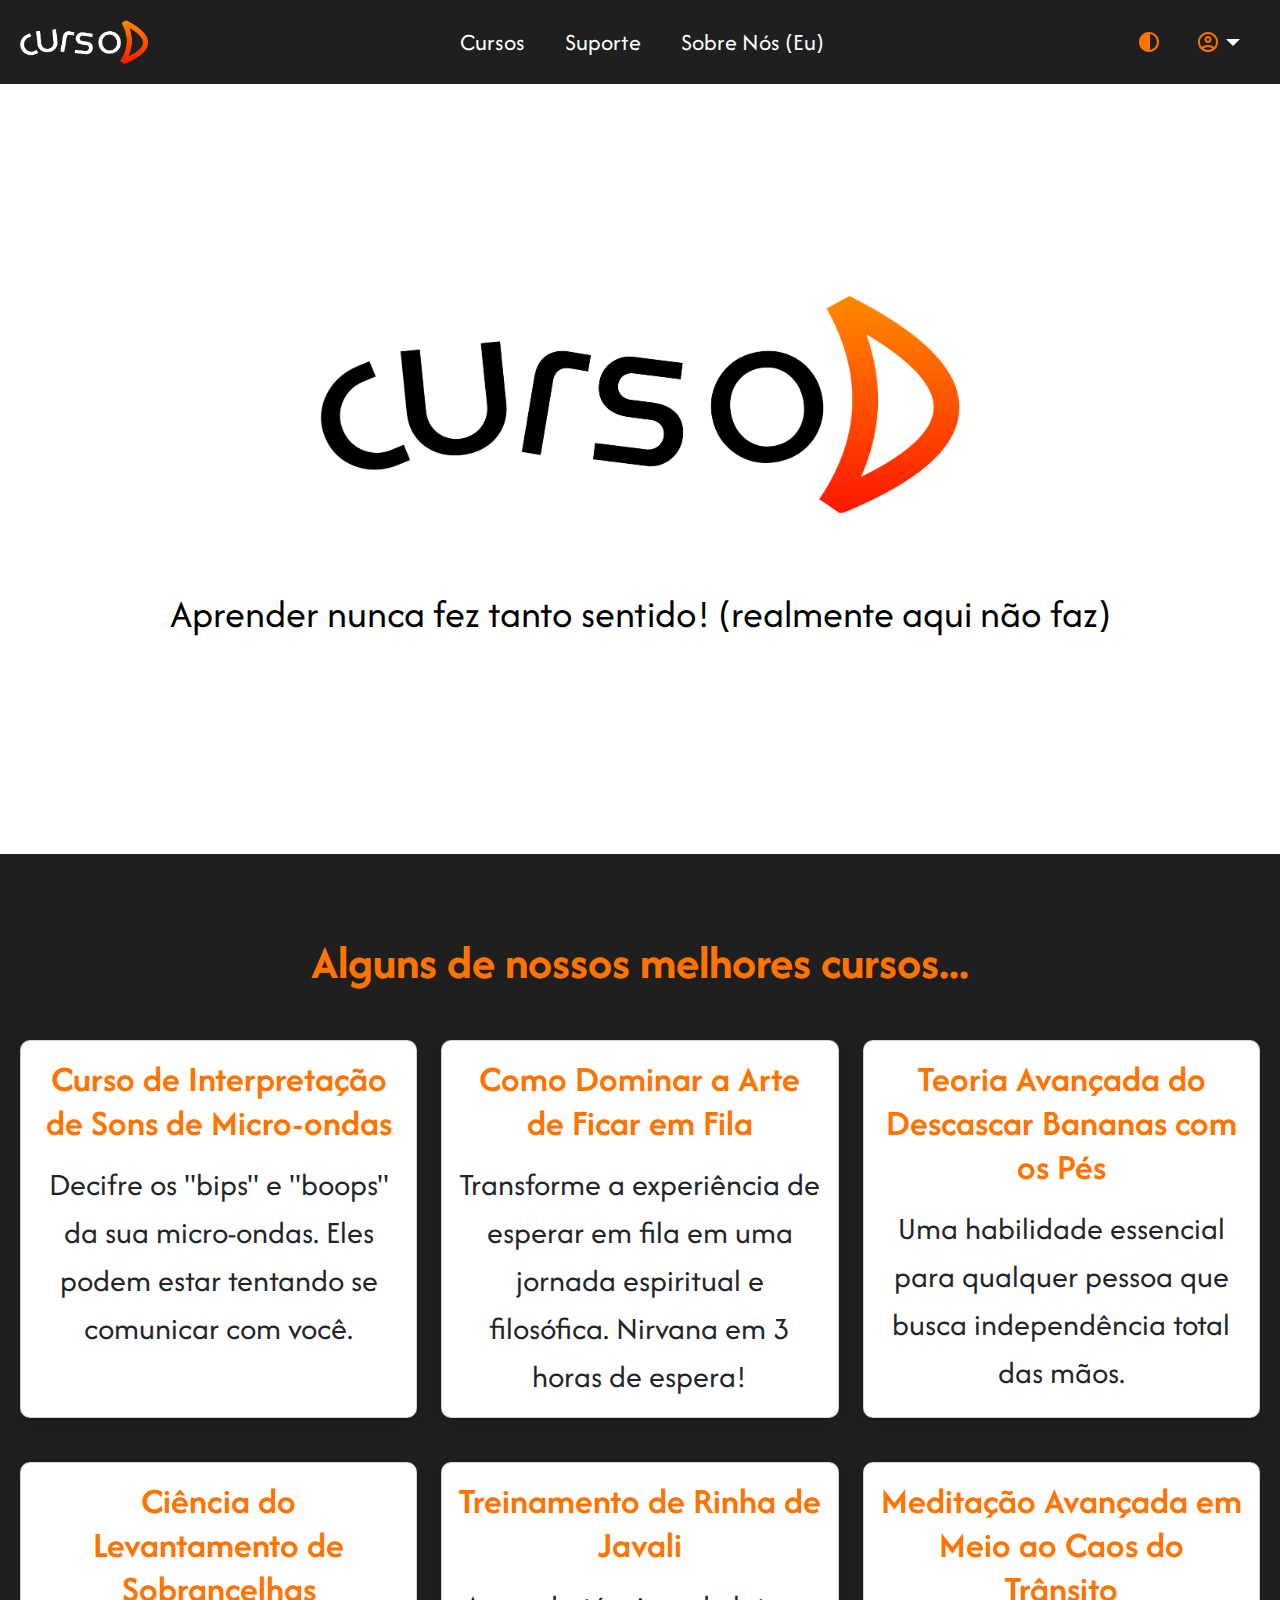
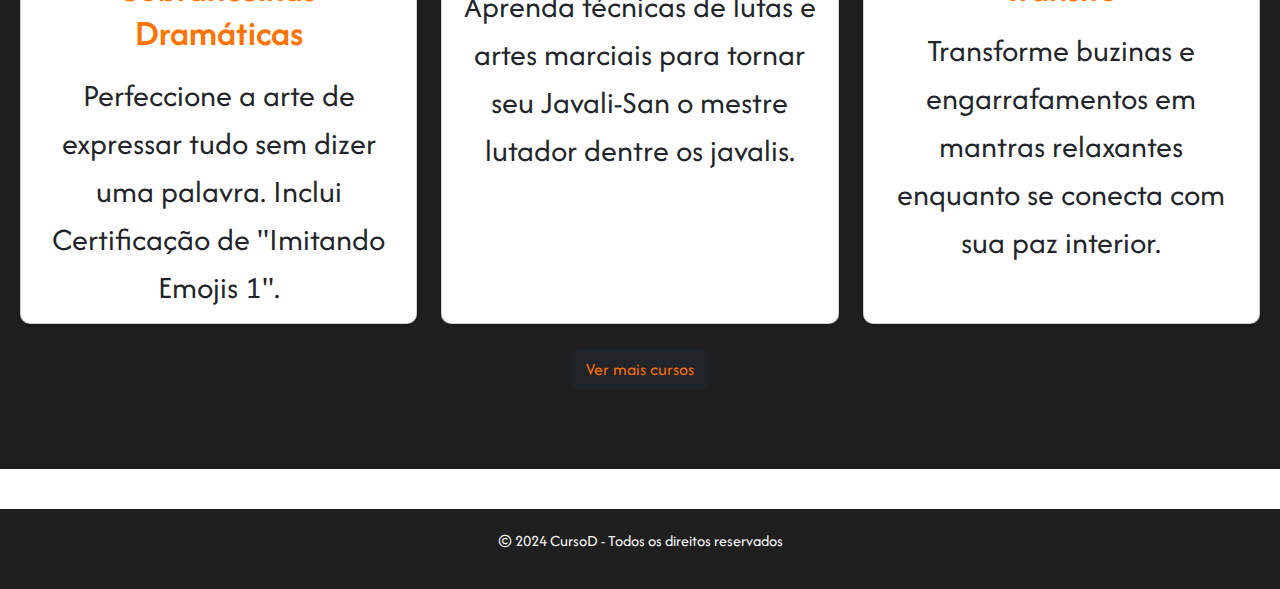
<file: pages/index.html>
<!DOCTYPE html>
<html lang="pt-br">

<head>
    <meta charset="UTF-8">
    <meta name="viewport" content="width=device-width, initial-scale=1.0">
    <title>CursoD - Home</title>

    <link href="https://cdn.jsdelivr.net/npm/bootstrap@5.3.0/dist/css/bootstrap.min.css" rel="stylesheet">
    <link href="/pages/customs/style.css" rel="stylesheet">
</head>

<body class="light-mode">

    <!-- Header -->
    <header class="header">
        <a href="/pages/index.html" class="logo"><img id="logo-header" src="/icons/cursod-black.png"></a>
        <nav>
          <a href="/pages/cursos.html" id="cursos">Cursos</a>
          <a href="/pages/suporte.html" id="suporte">Suporte</a>
          <a href="https://github.com/vlcelo" id="entrar" target="_blank">Sobre Nós (Eu)</a>
        </nav>
        <div>
          <a title="Modo Claro/Escuro" onclick="toggleMode()" id="modo"><img src="/icons/modo.svg"></a>
          <!-- Dropdown de perfil -->
          <div class="dropdown">
            <a title="Perfil" id="perfilIcon" class="dropdown-toggle" role="button" data-bs-toggle="dropdown"
              aria-expanded="false">
              <img src="/icons/perfil.svg">
            </a>
            <ul class="dropdown-menu dropdown-menu-end" aria-labelledby="perfilIcon">
              <li><a class="dropdown-item" href="/pages/entrar.html">Entrar</a></li>
              <li><a class="dropdown-item" href="/pages/index.html">Sair</a></li>
            </ul>
          </div>
        </div>
      </header>

    <!-- Acessibilidade Menu -->
    <div class="acessibilidade-menu d-none" id="acessibilidadeMenu">
        <button class="btn btn-dark" onclick="toggleDaltonismo()">Modo Daltonismo</button>
        <button class="btn btn-dark" onclick="toggleCegos()">Modo Cegos</button>
    </div>

    <!-- Logo e Slogan -->
    <div class="main-container">
        <div id="logo-container">
            <img id="logo-main" src="/icons/cursod.png" alt="Cursos Absurdos">
            <p id="slogan" class="slogan">Aprender nunca fez tanto sentido! (realmente aqui não faz)</p>
        </div>
    </div>

    <!-- Seções do Site -->
    <div class="section">
        <div id="card-grid">
            <h2>Alguns de nossos melhores cursos...</h2>
            <div class="row justify-content-center">
                <div class="col-md-4">
                    <div class="card card-custom">
                        <div class="card-body">
                            <h5 class="card-title">Curso de Interpretação de Sons de Micro-ondas</h5>
                            <p class="card-text">Decifre os "bips" e "boops" da sua micro-ondas. Eles podem estar
                                tentando
                                se comunicar com você.</p>
                        </div>
                    </div>
                </div>
                <div class="col-md-4">
                    <div class="card card-custom">
                        <div class="card-body">
                            <h5 class="card-title">Como Dominar a Arte de Ficar em Fila</h5>
                            <p class="card-text">Transforme a experiência de esperar em fila em uma jornada espiritual e
                                filosófica. Nirvana em 3 horas de espera!</p>
                        </div>
                    </div>
                </div>
                <div class="col-md-4">
                    <div id="card" class="card card-custom">
                        <div class="card-body">
                            <h5 class="card-title">Teoria Avançada do Descascar Bananas com os Pés</h5>
                            <p class="card-text">Uma habilidade essencial para qualquer pessoa que busca independência
                                total
                                das mãos.</p>
                        </div>
                    </div>
                </div>
            </div>
            <div class="row justify-content-center mt-4">
                <div class="col-md-4">
                    <div class="card card-custom">
                        <div class="card-body">
                            <h5 class="card-title">Ciência do Levantamento de Sobrancelhas Dramáticas</h5>
                            <p class="card-text">Perfeccione a arte de expressar tudo sem dizer uma palavra. Inclui
                                Certificação de "Imitando Emojis 1".</p>
                        </div>
                    </div>
                </div>
                <div class="col-md-4">
                    <div class="card card-custom">
                        <div class="card-body">
                            <h5 class="card-title">Treinamento de Rinha de Javali</h5>
                            <p class="card-text">Aprenda técnicas de lutas e artes marciais para tornar seu Javali-San o
                                mestre lutador
                                dentre os javalis.</p>
                        </div>
                    </div>
                </div>
                <div class="col-md-4">
                    <div class="card card-custom">
                        <div class="card-body">
                            <h5 class="card-title">Meditação Avançada em Meio ao Caos do Trânsito</h5>
                            <p class="card-text">Transforme buzinas e engarrafamentos em mantras relaxantes enquanto se
                                conecta com sua paz interior.</p>
                        </div>
                    </div>
                </div>
            </div>
            <a href="/pages/cursos.html" class="btn btn-dark">Ver mais cursos</a>
        </div>
    </div>

    <footer class="footer">
        <p>&copy; 2024 CursoD - Todos os direitos reservados</p>
    </footer>

    <script src="https://cdn.jsdelivr.net/npm/bootstrap@5.3.0/dist/js/bootstrap.bundle.min.js"></script>
    <script src="/pages/customs/custom.js"></script>


</body>

</html>
</file>
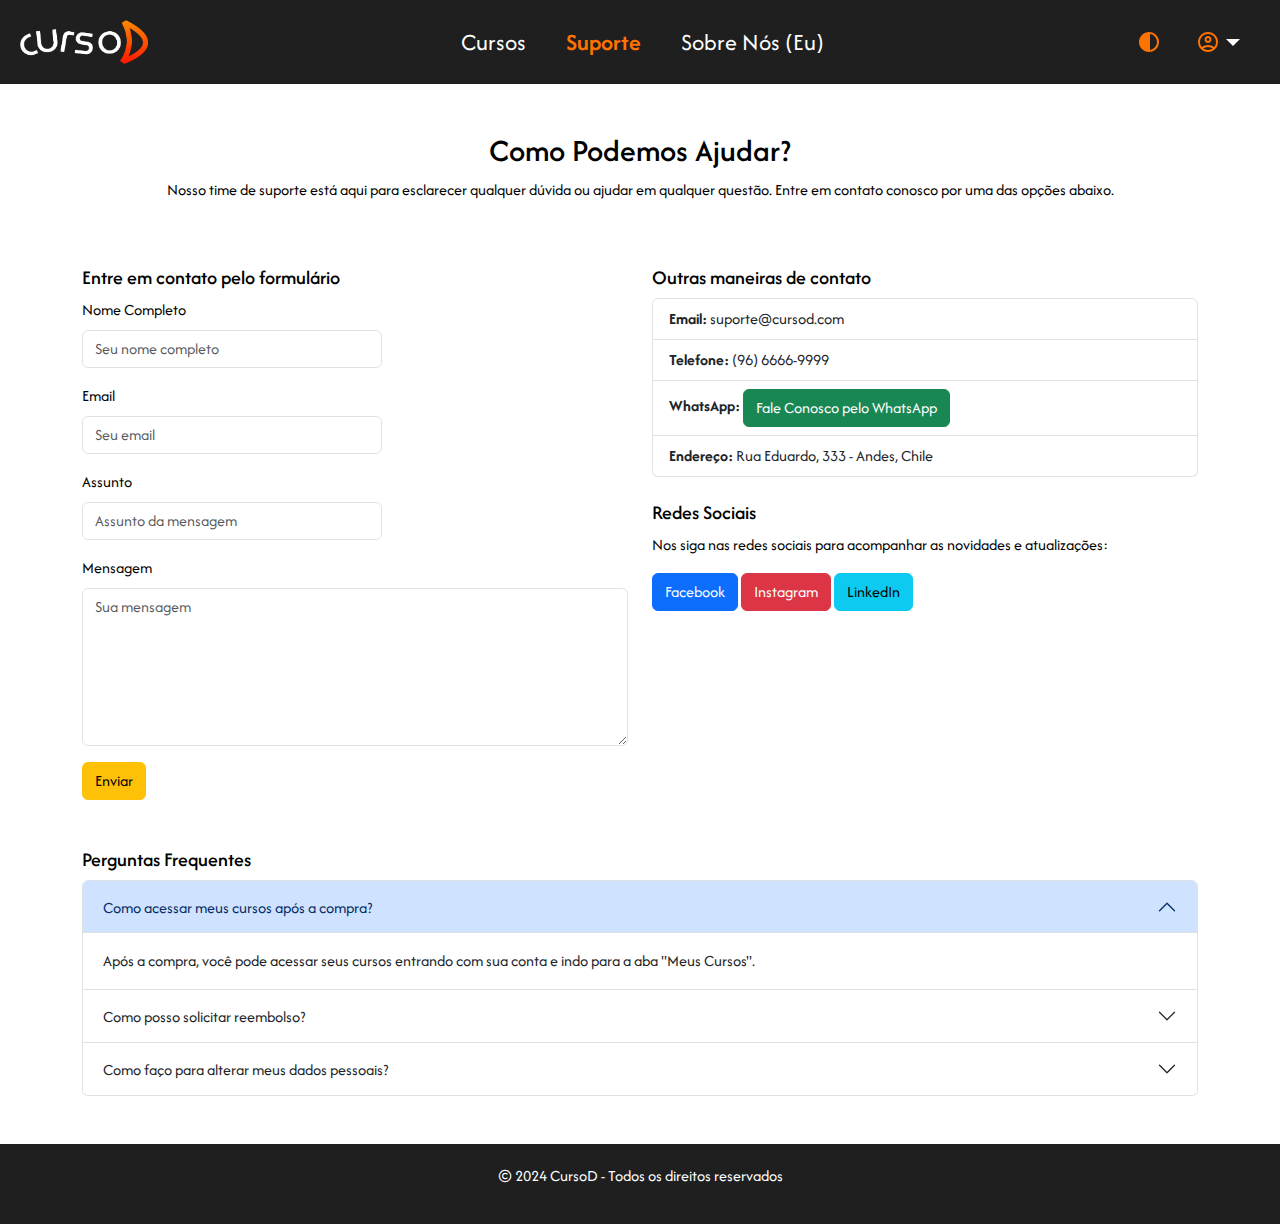
<file: pages/suporte.html>
<!DOCTYPE html>
<html lang="pt-br">

<head>
  <meta charset="UTF-8">
  <meta name="viewport" content="width=device-width, initial-scale=1.0">
  <title>CursoD - Suporte</title>

  <link href="https://cdn.jsdelivr.net/npm/bootstrap@5.3.0/dist/css/bootstrap.min.css" rel="stylesheet">
  <link href="/pages/customs/style.css" rel="stylesheet">
</head>

<body class="light-mode">

  <!-- Header -->
  <header class="header">
    <a href="/pages/index.html" class="logo"><img id="logo-header" src="/icons/cursod-black.png"></a>
    <nav>
      <a href="/pages/cursos.html" id="cursos">Cursos</a>
      <a id="suporte" style="color:rgb(255, 115, 0); font-weight:600; cursor:default">Suporte</a>
      <a href="https://github.com/vlcelo" id="entrar" target="_blank">Sobre Nós (Eu)</a>
    </nav>
    <div>
      <a title="Modo Claro/Escuro" onclick="toggleMode()" id="modo"><img src="/icons/modo.svg"></a>
      <!-- Dropdown de perfil -->
      <div class="dropdown">
        <a title="Perfil" id="perfilIcon" class="dropdown-toggle" role="button" data-bs-toggle="dropdown"
          aria-expanded="false">
          <img src="/icons/perfil.svg">
        </a>
        <ul class="dropdown-menu dropdown-menu-end" aria-labelledby="perfilIcon">
          <li><a class="dropdown-item" href="/pages/entrar.html">Entrar</a></li>
          <li><a class="dropdown-item" href="/pages/index.html">Sair</a></li>
        </ul>
      </div>
    </div>
  </header>

  <!-- Acessibilidade Menu -->
  <div class="acessibilidade-menu d-none" id="acessibilidadeMenu">
    <button class="btn btn-dark" onclick="toggleDaltonismo()">Modo Daltonismo</button>
    <button class="btn btn-dark" onclick="toggleCegos()">Modo Cegos</button>
  </div>

  <!-- Seção de Suporte -->
  <section class="container my-5">
    <div class="row">
      <div class="col-12 text-center">
        <h2>Como Podemos Ajudar?</h2>
        <p>Nosso time de suporte está aqui para esclarecer qualquer dúvida ou ajudar em qualquer questão. Entre em
          contato conosco por uma das opções abaixo.</p>
      </div>
    </div>

    <div class="row my-5">
      <!-- Formulário de Contato -->
      <div class="col-md-6">
        <h5>Entre em contato pelo formulário</h5>
        <form>
          <div class="mb-3">
            <label for="name" class="form-label">Nome Completo</label>
            <input type="text" class="form-control" id="name" placeholder="Seu nome completo">
          </div>
          <div class="mb-3">
            <label for="email" class="form-label">Email</label>
            <input type="email" class="form-control" id="email" placeholder="Seu email">
          </div>
          <div class="mb-3">
            <label for="assunto" class="form-label">Assunto</label>
            <input type="text" class="form-control" id="assunto" placeholder="Assunto da mensagem">
          </div>
          <div class="mb-3">
            <label for="message" class="form-label">Mensagem</label>
            <textarea class="form-control" id="message" rows="6" placeholder="Sua mensagem"></textarea>
          </div>
          <button type="submit" class="btn btn-warning">Enviar</button>
        </form>
      </div>

      <!-- Informações de Contato -->
      <div class="col-md-6">
        <h5>Outras maneiras de contato</h5>
        <ul class="list-group">
          <li class="list-group-item">
            <strong>Email:</strong> suporte@cursod.com
          </li>
          <li class="list-group-item">
            <strong>Telefone:</strong> (96) 6666-9999
          </li>
          <li class="list-group-item">
            <strong>WhatsApp:</strong> <a href="https://wa.me/553333333333" class="btn btn-success" target="_blank">Fale
              Conosco pelo WhatsApp</a>
          </li>
          <li class="list-group-item">
            <strong>Endereço:</strong> Rua Eduardo, 333 - Andes, Chile
          </li>
        </ul>
        <div class="mt-4">
          <h5>Redes Sociais</h5>
          <p>Nos siga nas redes sociais para acompanhar as novidades e atualizações:</p>
          <a href="https://facebook.com" class="btn btn-primary">Facebook</a>
          <a href="https://instagram.com" class="btn btn-danger">Instagram</a>
          <a href="https://linkedin.com" class="btn btn-info">LinkedIn</a>
        </div>
      </div>
    </div>

    <!-- Seção de Perguntas Frequentes -->
    <div class="row my-5">
      <div class="col-12">
        <h5>Perguntas Frequentes</h5>
        <div class="accordion" id="faqAccordion">
          <div class="accordion-item">
            <h2 class="accordion-header" id="faq1">
              <button class="accordion-button" type="button" data-bs-toggle="collapse" data-bs-target="#faqCollapse1"
                aria-expanded="true" aria-controls="faqCollapse1">
                Como acessar meus cursos após a compra?
              </button>
            </h2>
            <div id="faqCollapse1" class="accordion-collapse collapse show" aria-labelledby="faq1"
              data-bs-parent="#faqAccordion">
              <div class="accordion-body">
                Após a compra, você pode acessar seus cursos entrando com sua conta e indo para a aba "Meus Cursos".
              </div>
            </div>
          </div>

          <div class="accordion-item">
            <h2 class="accordion-header" id="faq2">
              <button class="accordion-button collapsed" type="button" data-bs-toggle="collapse"
                data-bs-target="#faqCollapse2" aria-expanded="false" aria-controls="faqCollapse2">
                Como posso solicitar reembolso?
              </button>
            </h2>
            <div id="faqCollapse2" class="accordion-collapse collapse" aria-labelledby="faq2"
              data-bs-parent="#faqAccordion">
              <div class="accordion-body">
                Você pode solicitar reembolso dentro de 7 dias após a compra. Basta enviar um email para
                suporte@cursod.com explicando o motivo da solicitação.
              </div>
            </div>
          </div>

          <div class="accordion-item">
            <h2 class="accordion-header" id="faq3">
              <button class="accordion-button collapsed" type="button" data-bs-toggle="collapse"
                data-bs-target="#faqCollapse3" aria-expanded="false" aria-controls="faqCollapse3">
                Como faço para alterar meus dados pessoais?
              </button>
            </h2>
            <div id="faqCollapse3" class="accordion-collapse collapse" aria-labelledby="faq3"
              data-bs-parent="#faqAccordion">
              <div class="accordion-body">
                Para alterar seus dados pessoais, acesse sua conta e vá até as configurações de perfil.
              </div>
            </div>
          </div>
        </div>
      </div>
    </div>
  </section>

  <!-- Footer -->
  <footer class="footer">
    <p>&copy; 2024 CursoD - Todos os direitos reservados</p>
  </footer>

  <script src="https://cdn.jsdelivr.net/npm/bootstrap@5.3.0/dist/js/bootstrap.bundle.min.js"></script>
  <script src="/pages/customs/custom.js"></script>
</body>

</html>
</file>
<file: pages/customs/style.css>
@import url('https://fonts.googleapis.com/css2?family=Afacad+Flux:wght@100..1000&display=swap');

body {
    font-family: 'Afacad Flux', sans-serif;
    margin: 0;
    padding: 0;
    overflow-x: hidden;
}

/* Header container geral */
.header {
    background-color: #1f1f1f;
    color: white;
    padding: 10px 20px;
    display: flex;
    justify-content: space-between; /* Distribui os itens com espaço entre eles */
    align-items: center; /* Alinha verticalmente no centro */
    font-size: 1.5rem;
}

/* Links do header */
.header a {
    color: white;
    margin-right: 20px;
    text-decoration: none;
    display: flex;
    align-items: center; /* Garante que os ícones estejam alinhados ao centro */
}

.header a:hover {
    color: rgb(255, 115, 0);
    font-weight: 600;
    cursor: pointer;
}

/* Estilo da logo */
.header img {
    max-width: 8rem;
}

/* Espaçamento entre os ícones e navegação */
.header nav {
    display: flex;
    gap: 20px; /* Espaçamento entre os links */
}

/* Ícones de modo, acessibilidade, perfil */
.header div {
    display: flex;
    align-items: center;
    gap: 15px; /* Espaçamento entre os ícones */
}

.toggle-mode {
    margin-left: 20px;
}

.dropdown-menu {
    display: none;
    right: 0;
    background-color: #1f1f1f;
    box-shadow: 0 8px 16px rgba(0, 0, 0, 0.2);
}

.dropdown-item {
    color: white; /* Texto branco para os itens */
  }


.dropdown-menu.show {
    display: block;
}

.dropdown-menu a {
    color: rgb(255, 115, 0);
}

.footer {
    background-color: #1f1f1f;
    color: white;
    text-align: center;
    padding: 20px;
    position: relative;
    width: 100%;
    margin-top: 40px;
}

.card-custom {
    border-radius: 10px;
    box-shadow: 0 4px 8px rgba(0, 0, 0, 0.1);
    margin-bottom: 20px;
}

/* Modo Claro */
body.light-mode {
    background: #fff;
    color: #000;
}

body.light-mode header {
    background-color: #1f1f1f;
    color: #fff;
}

body.light-mode header a {
    color: #fff;
}

/* Modo Escuro */
body.dark-mode {
    background: #1f1f1f;
    color: #fff;
}

body.dark-mode header {
    background-color: #fff;
    color: #1f1f1f;
}

body.dark-mode header a {
    color: #1f1f1f;
}

body.dark-mode .section {
    background: #fff;
}

body.dark-mode .slogan p {
    color: #fff;
}

.light-mode {
    background-color: #fff;
    color: #1f1f1f;
}

/* Acessibilidade */
.acessibilidade-menu {
    position: fixed;
    top: 6rem;
    right: 0.4rem;
    z-index: 1700;
    margin-bottom: 1rem;
    width: 10rem;
}

.btn-acessibilidade {
    margin-left: 10px;
}

/* Centraliza logo e slogan */
.main-container {
    display: flex;
    flex-direction: column;
    margin-top: 10rem;
    justify-content: unset;
    align-items: center;
    height: 50vh;
    text-align: center;
}

.main-container img {
    max-width: 40rem;
    margin-bottom: 20px;
}

.logo-container {
    height: 30vh;
}

.slogan {
    font-size: 2.5rem;
}


/* Seções de navegação */
.section {
    padding: 80px 20px;
    text-align: center;
    background-color: #1f1f1f;
    margin-top: 10rem;
    justify-content: unset;
    color: #1f1f1f;
    height: 100%;
    transition: background-color 0.7s ease;
    background: 1f1f1f;
}

.section:nth-of-type(even) {
    background-color: #fff;
}

.section h5 {
    font-size: 2.3rem;
    font-weight: 600;
    color: rgb(255, 115, 0);
    margin-bottom: 1rem;
}

.section h2 {
    font-size: 3rem;
    font-weight: 700;
    color: rgb(255, 115, 0);
    margin-bottom: 3rem;
}

.section p {
    font-size: 2rem;
    margin-bottom: 20px;
}

.section a {
    font-size: 1.1rem;
    color: rgb(255, 115, 0);
    text-decoration: none;
}

.section a:hover {
    text-decoration: underline;
}

.card-grid {
    margin-top: 8rem;
}

.card {
    height: 95%;
}

.login-container {
    display: flex;
    justify-content: center;
    align-items: center;
    height: 79vh;
    max-width: 100%;
    margin: 0 auto;
    padding: 20px;
}

#formulario {
    display: flex;
    flex-direction: column;
    justify-content: center;
    align-items: center;
    text-align: center;
}

input.form-control {
    width: 300px;
    max-width: 100%;
}

.login-container h2 {
    text-align: center;
    margin-bottom: 1.5rem;
}

.error-message {
    color: red;
    text-align: center;
}

.btn-login {
    width: 100%;
}

.options {
    text-align: center;
    margin-top: 1rem;
}

.options a {
    display: block;
    margin-bottom: 0.5rem;
    color: rgb(255, 115, 0);
    text-decoration: none;
}

.options a:hover {
    text-decoration: underline;
}

/* Modal */
.modal-content {
    padding: 1rem;
    justify-content: center;
}

.footer {
    background-color: #1f1f1f;
    color: white;
    text-align: center;
    padding: 20px;
}
</file>
